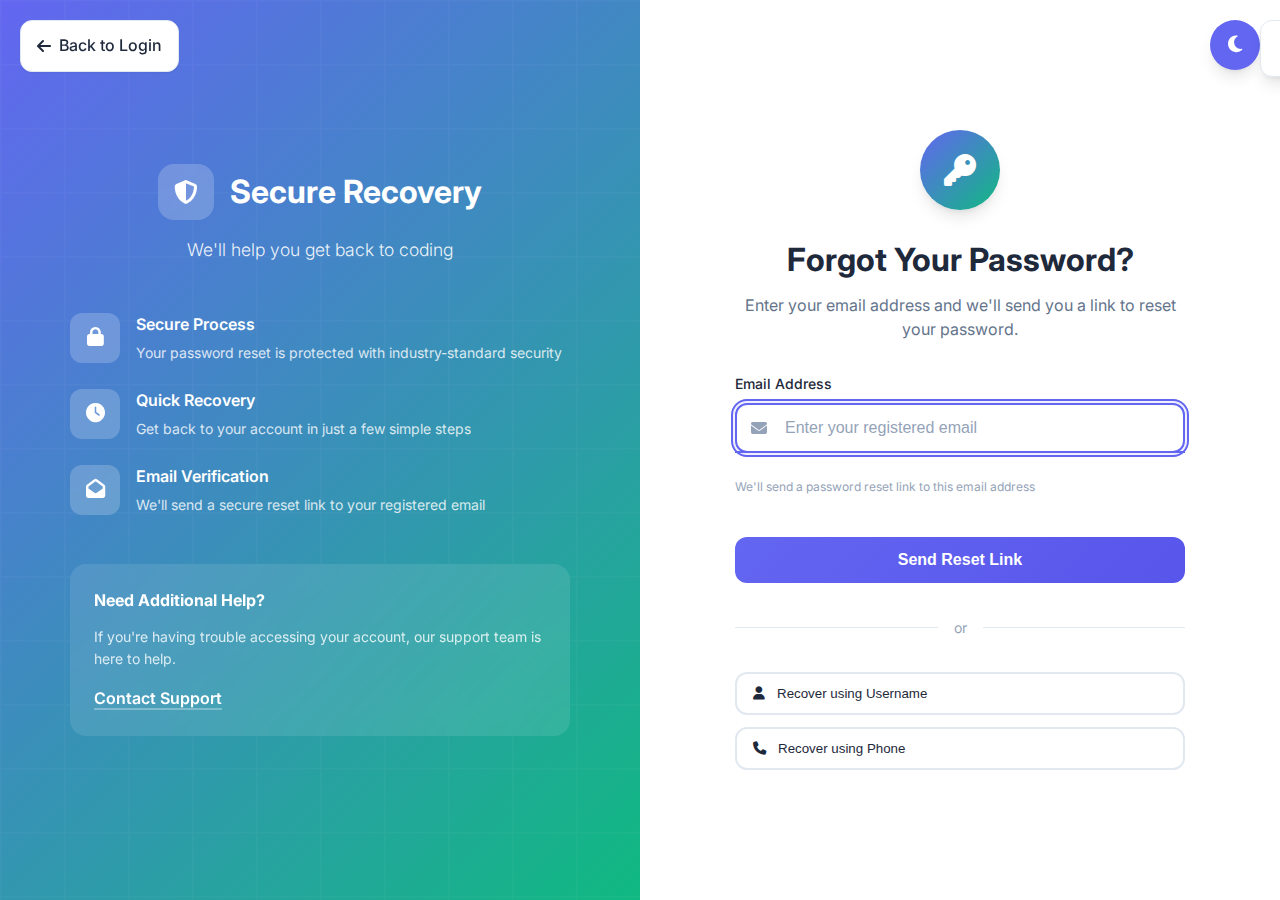
<file: frontend/forgotPassword.html>
<!DOCTYPE html>
<html lang="en">
<head>
    <meta charset="UTF-8">
    <meta name="viewport" content="width=device-width, initial-scale=1.0">
    <title>Forgot Password - CodeMaster</title>
    <link rel="stylesheet" href="css/forgotPassword.css">
    <link href="https://cdnjs.cloudflare.com/ajax/libs/font-awesome/6.4.0/css/all.min.css" rel="stylesheet">
    <link href="https://fonts.googleapis.com/css2?family=Inter:wght@300;400;500;600;700&display=swap" rel="stylesheet">
</head>
<body>
    <!-- Background Animation -->
    <div class="background-animation">
        <div class="floating-shapes">
            <div class="shape shape-1"></div>
            <div class="shape shape-2"></div>
            <div class="shape shape-3"></div>
            <div class="shape shape-4"></div>
            <div class="shape shape-5"></div>
            <div class="shape shape-6"></div>
        </div>
    </div>

    <!-- Theme Toggle -->
    <div class="theme-toggle" id="themeToggle">
        <i class="fas fa-moon"></i>
    </div>

    <!-- Back to Login -->
    <div class="back-to-login">
        <a href="login.html" class="back-link">
            <i class="fas fa-arrow-left"></i>
            <span>Back to Login</span>
        </a>
    </div>

    <!-- Main Container -->
    <div class="forgot-password-container">
        <!-- Left Panel - Branding -->
        <div class="branding-panel">
            <div class="branding-content">
                <div class="logo-section">
                    <div class="logo">
                        <i class="fas fa-shield-alt"></i>
                        <span>Secure Recovery</span>
                    </div>
                    <p class="tagline">We'll help you get back to coding</p>
                </div>
                
                <div class="security-features">
                    <div class="feature-item">
                        <div class="feature-icon">
                            <i class="fas fa-lock"></i>
                        </div>
                        <div class="feature-text">
                            <h3>Secure Process</h3>
                            <p>Your password reset is protected with industry-standard security</p>
                        </div>
                    </div>
                    <div class="feature-item">
                        <div class="feature-icon">
                            <i class="fas fa-clock"></i>
                        </div>
                        <div class="feature-text">
                            <h3>Quick Recovery</h3>
                            <p>Get back to your account in just a few simple steps</p>
                        </div>
                    </div>
                    <div class="feature-item">
                        <div class="feature-icon">
                            <i class="fas fa-envelope-open"></i>
                        </div>
                        <div class="feature-text">
                            <h3>Email Verification</h3>
                            <p>We'll send a secure reset link to your registered email</p>
                        </div>
                    </div>
                </div>

                <div class="help-section">
                    <div class="help-card">
                        <h4>Need Additional Help?</h4>
                        <p>If you're having trouble accessing your account, our support team is here to help.</p>
                        <a href="#" class="help-link">Contact Support</a>
                    </div>
                </div>
            </div>
        </div>

        <!-- Right Panel - Reset Form -->
        <div class="form-panel">
            <div class="form-container">
                <!-- Step 1: Email Input -->
                <div class="step-content active" id="emailStep">
                    <div class="form-header">
                        <div class="header-icon">
                            <i class="fas fa-key"></i>
                        </div>
                        <h1>Forgot Your Password?</h1>
                        <p>Enter your email address and we'll send you a link to reset your password.</p>
                    </div>

                    <form class="reset-form" id="emailForm">
                        <div class="form-group">
                            <label for="email">Email Address</label>
                            <div class="input-wrapper">
                                <i class="fas fa-envelope input-icon"></i>
                                <input type="email" id="email" name="email" placeholder="Enter your registered email" required>
                                <div class="validation-icon" id="emailValidation"></div>
                                <div class="input-focus-border"></div>
                            </div>
                            <span class="error-message" id="emailError"></span>
                            <span class="help-text">We'll send a password reset link to this email address</span>
                        </div>

                        <button type="submit" class="reset-btn" id="sendResetBtn">
                            <span class="btn-text">Send Reset Link</span>
                            <div class="btn-loader" id="btnLoader">
                                <div class="spinner"></div>
                            </div>
                        </button>
                    </form>

                    <div class="alternative-options">
                        <div class="divider">
                            <span>or</span>
                        </div>
                        <div class="recovery-options">
                            <button class="recovery-btn" id="usernameRecovery">
                                <i class="fas fa-user"></i>
                                <span>Recover using Username</span>
                            </button>
                            <button class="recovery-btn" id="phoneRecovery">
                                <i class="fas fa-phone"></i>
                                <span>Recover using Phone</span>
                            </button>
                        </div>
                    </div>
                </div>

                <!-- Step 2: Email Sent Confirmation -->
                <div class="step-content" id="confirmationStep">
                    <div class="confirmation-content">
                        <div class="confirmation-icon">
                            <i class="fas fa-paper-plane"></i>
                        </div>
                        <h2>Check Your Email</h2>
                        <p>We've sent a password reset link to:</p>
                        <div class="email-display" id="sentEmailDisplay"></div>
                        <p class="confirmation-text">Click the link in the email to reset your password. The link will expire in 15 minutes for security.</p>
                        
                        <div class="confirmation-actions">
                            <button class="btn-secondary" id="resendEmail">
                                <i class="fas fa-redo"></i>
                                <span>Resend Email</span>
                            </button>
                            <button class="btn-primary" id="changeEmail">
                                <i class="fas fa-edit"></i>
                                <span>Change Email</span>
                            </button>
                        </div>

                        <div class="email-tips">
                            <h4>Didn't receive the email?</h4>
                            <ul>
                                <li>Check your spam or junk folder</li>
                                <li>Make sure the email address is correct</li>
                                <li>Wait a few minutes for the email to arrive</li>
                                <li>Try adding our domain to your safe senders list</li>
                            </ul>
                        </div>
                    </div>
                </div>

                <!-- Step 3: Username Recovery -->
                <div class="step-content" id="usernameStep">
                    <div class="form-header">
                        <div class="header-icon">
                            <i class="fas fa-user"></i>
                        </div>
                        <h1>Recover Using Username</h1>
                        <p>Enter your username to find your associated email address.</p>
                    </div>

                    <form class="reset-form" id="usernameForm">
                        <div class="form-group">
                            <label for="username">Username</label>
                            <div class="input-wrapper">
                                <i class="fas fa-at input-icon"></i>
                                <input type="text" id="username" name="username" placeholder="Enter your username" required>
                                <div class="validation-icon" id="usernameValidation"></div>
                                <div class="input-focus-border"></div>
                            </div>
                            <span class="error-message" id="usernameError"></span>
                        </div>

                        <div class="form-actions">
                            <button type="button" class="btn-secondary" id="backToEmail">
                                <i class="fas fa-arrow-left"></i>
                                <span>Back</span>
                            </button>
                            <button type="submit" class="reset-btn">
                                <span>Find Email</span>
                            </button>
                        </div>
                    </form>
                </div>

                <!-- Step 4: Phone Recovery -->
                <div class="step-content" id="phoneStep">
                    <div class="form-header">
                        <div class="header-icon">
                            <i class="fas fa-phone"></i>
                        </div>
                        <h1>Recover Using Phone</h1>
                        <p>Enter your registered phone number to receive a verification code.</p>
                    </div>

                    <form class="reset-form" id="phoneForm">
                        <div class="form-group">
                            <label for="phone">Phone Number</label>
                            <div class="input-wrapper">
                                <i class="fas fa-phone input-icon"></i>
                                <input type="tel" id="phone" name="phone" placeholder="Enter your phone number" required>
                                <div class="validation-icon" id="phoneValidation"></div>
                                <div class="input-focus-border"></div>
                            </div>
                            <span class="error-message" id="phoneError"></span>
                            <span class="help-text">We'll send a verification code via SMS</span>
                        </div>

                        <div class="form-actions">
                            <button type="button" class="btn-secondary" id="backToEmailFromPhone">
                                <i class="fas fa-arrow-left"></i>
                                <span>Back</span>
                            </button>
                            <button type="submit" class="reset-btn">
                                <span>Send Code</span>
                            </button>
                        </div>
                    </form>
                </div>

                <!-- Step 5: Phone Verification -->
                <div class="step-content" id="phoneVerificationStep">
                    <div class="form-header">
                        <div class="header-icon">
                            <i class="fas fa-mobile-alt"></i>
                        </div>
                        <h1>Enter Verification Code</h1>
                        <p>We've sent a 6-digit code to <span id="maskedPhone"></span></p>
                    </div>

                    <form class="reset-form" id="verificationForm">
                        <div class="verification-input">
                            <div class="code-inputs">
                                <input type="text" class="code-digit" maxlength="1" data-index="0">
                                <input type="text" class="code-digit" maxlength="1" data-index="1">
                                <input type="text" class="code-digit" maxlength="1" data-index="2">
                                <input type="text" class="code-digit" maxlength="1" data-index="3">
                                <input type="text" class="code-digit" maxlength="1" data-index="4">
                                <input type="text" class="code-digit" maxlength="1" data-index="5">
                            </div>
                            <span class="error-message" id="codeError"></span>
                        </div>

                        <div class="verification-timer">
                            <p>Code expires in <span id="timer">05:00</span></p>
                            <button type="button" class="resend-code" id="resendCode" disabled>
                                Resend Code
                            </button>
                        </div>

                        <div class="form-actions">
                            <button type="button" class="btn-secondary" id="backToPhone">
                                <i class="fas fa-arrow-left"></i>
                                <span>Back</span>
                            </button>
                            <button type="submit" class="reset-btn">
                                <span>Verify Code</span>
                            </button>
                        </div>
                    </form>
                </div>
            </div>
        </div>
    </div>

    <!-- Success/Error Messages -->
    <div class="notification" id="notification">
        <div class="notification-content">
            <i class="notification-icon"></i>
            <span class="notification-message"></span>
        </div>
        <button class="notification-close" id="notificationClose">
            <i class="fas fa-times"></i>
        </button>
    </div>

    <!-- Loading Overlay -->
    <div class="loading-overlay" id="loadingOverlay">
        <div class="loading-spinner">
            <div class="spinner-large"></div>
            <p>Processing your request...</p>
        </div>
    </div>

    <script src="js/forgotPassword.js"></script>
</body>
</html>
</file>
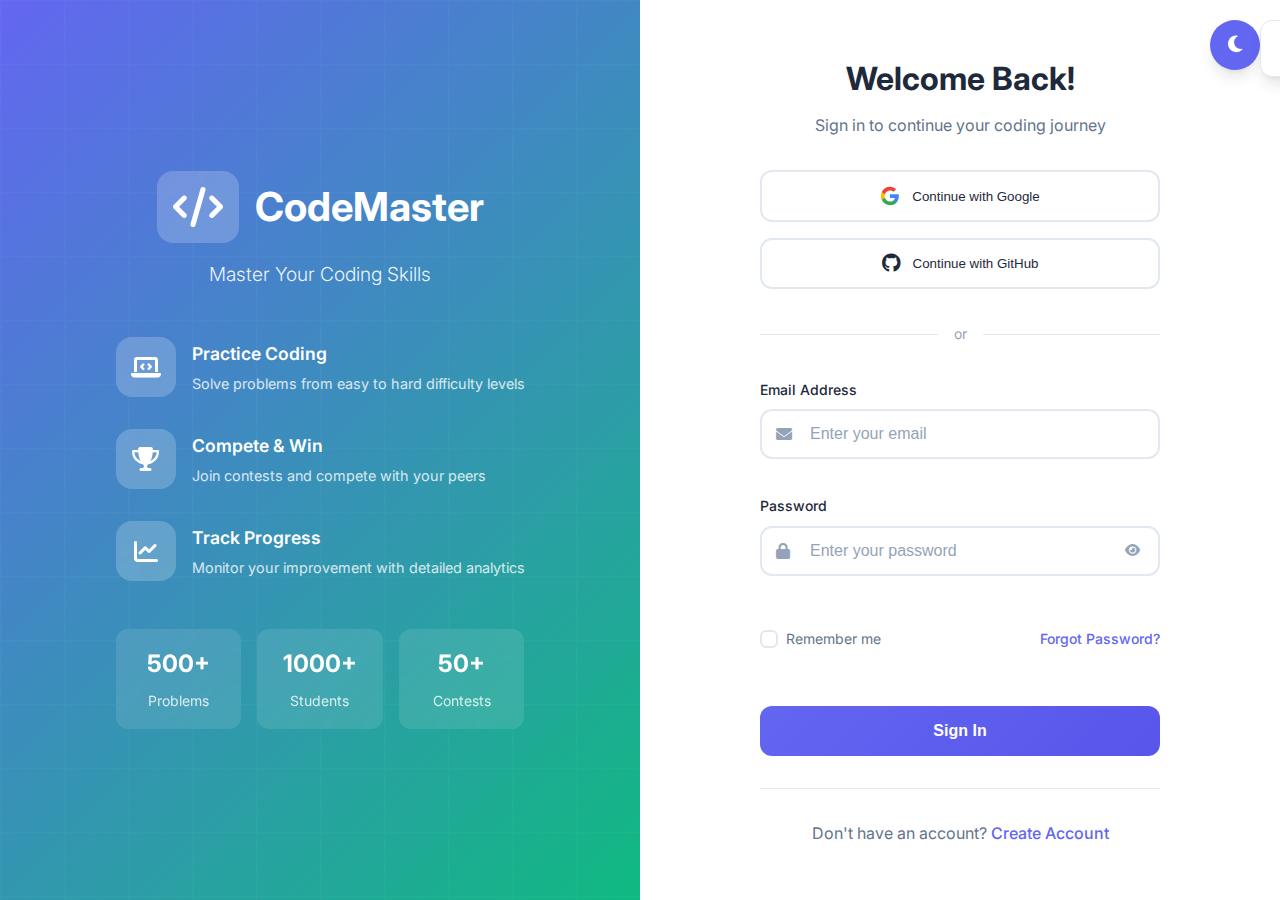
<file: frontend/login.html>
<!DOCTYPE html>
<html lang="en">
<head>
    <meta charset="UTF-8">
    <meta name="viewport" content="width=device-width, initial-scale=1.0">
    <title>Login - CodeMaster</title>
    <link rel="stylesheet" href="css/login.css">
    <link href="https://cdnjs.cloudflare.com/ajax/libs/font-awesome/6.4.0/css/all.min.css" rel="stylesheet">
    <link href="https://fonts.googleapis.com/css2?family=Inter:wght@300;400;500;600;700&display=swap" rel="stylesheet">
</head>
<body>
    <!-- Background Animation -->
    <div class="background-animation">
        <div class="floating-shapes">
            <div class="shape shape-1"></div>
            <div class="shape shape-2"></div>
            <div class="shape shape-3"></div>
            <div class="shape shape-4"></div>
            <div class="shape shape-5"></div>
            <div class="shape shape-6"></div>
        </div>
    </div>

    <!-- Theme Toggle -->
    <div class="theme-toggle" id="themeToggle">
        <i class="fas fa-moon"></i>
    </div>

    <!-- Main Container -->
    <div class="login-container">
        <!-- Left Panel - Branding -->
        <div class="branding-panel">
            <div class="branding-content">
                <div class="logo-section">
                    <div class="logo">
                        <i class="fas fa-code"></i>
                        <span>CodeMaster</span>
                    </div>
                    <p class="tagline">Master Your Coding Skills</p>
                </div>
                
                <div class="features-list">
                    <div class="feature-item">
                        <div class="feature-icon">
                            <i class="fas fa-laptop-code"></i>
                        </div>
                        <div class="feature-text">
                            <h3>Practice Coding</h3>
                            <p>Solve problems from easy to hard difficulty levels</p>
                        </div>
                    </div>
                    <div class="feature-item">
                        <div class="feature-icon">
                            <i class="fas fa-trophy"></i>
                        </div>
                        <div class="feature-text">
                            <h3>Compete & Win</h3>
                            <p>Join contests and compete with your peers</p>
                        </div>
                    </div>
                    <div class="feature-item">
                        <div class="feature-icon">
                            <i class="fas fa-chart-line"></i>
                        </div>
                        <div class="feature-text">
                            <h3>Track Progress</h3>
                            <p>Monitor your improvement with detailed analytics</p>
                        </div>
                    </div>
                </div>

                <div class="stats-section">
                    <div class="stat-item">
                        <span class="stat-number">500+</span>
                        <span class="stat-label">Problems</span>
                    </div>
                    <div class="stat-item">
                        <span class="stat-number">1000+</span>
                        <span class="stat-label">Students</span>
                    </div>
                    <div class="stat-item">
                        <span class="stat-number">50+</span>
                        <span class="stat-label">Contests</span>
                    </div>
                </div>
            </div>
        </div>

        <!-- Right Panel - Login Form -->
        <div class="form-panel">
            <div class="form-container">
                <!-- Header -->
                <div class="form-header">
                    <h1>Welcome Back!</h1>
                    <p>Sign in to continue your coding journey</p>
                </div>

                <!-- Social Login Buttons -->
                <div class="social-login">
                    <button class="social-btn google-btn" id="googleLogin">
                        <div class="social-icon">
                            <svg viewBox="0 0 24 24" width="20" height="20">
                                <path fill="#4285F4" d="M22.56 12.25c0-.78-.07-1.53-.2-2.25H12v4.26h5.92c-.26 1.37-1.04 2.53-2.21 3.31v2.77h3.57c2.08-1.92 3.28-4.74 3.28-8.09z"/>
                                <path fill="#34A853" d="M12 23c2.97 0 5.46-.98 7.28-2.66l-3.57-2.77c-.98.66-2.23 1.06-3.71 1.06-2.86 0-5.29-1.93-6.16-4.53H2.18v2.84C3.99 20.53 7.7 23 12 23z"/>
                                <path fill="#FBBC05" d="M5.84 14.09c-.22-.66-.35-1.36-.35-2.09s.13-1.43.35-2.09V7.07H2.18C1.43 8.55 1 10.22 1 12s.43 3.45 1.18 4.93l2.85-2.22.81-.62z"/>
                                <path fill="#EA4335" d="M12 5.38c1.62 0 3.06.56 4.21 1.64l3.15-3.15C17.45 2.09 14.97 1 12 1 7.7 1 3.99 3.47 2.18 7.07l3.66 2.84c.87-2.6 3.3-4.53 6.16-4.53z"/>
                            </svg>
                        </div>
                        <span>Continue with Google</span>
                    </button>

                    <button class="social-btn github-btn" id="githubLogin">
                        <div class="social-icon">
                            <i class="fab fa-github"></i>
                        </div>
                        <span>Continue with GitHub</span>
                    </button>
                </div>

                <!-- Divider -->
                <div class="divider">
                    <span>or</span>
                </div>

                <!-- Login Form -->
                <form class="login-form" id="loginForm">
                    <div class="form-group">
                        <label for="email">Email Address</label>
                        <div class="input-wrapper">
                            <i class="fas fa-envelope input-icon"></i>
                            <input type="email" id="email" name="email" placeholder="Enter your email" required>
                            <div class="input-focus-border"></div>
                        </div>
                        <span class="error-message" id="emailError"></span>
                    </div>

                    <div class="form-group">
                        <label for="password">Password</label>
                        <div class="input-wrapper">
                            <i class="fas fa-lock input-icon"></i>
                            <input type="password" id="password" name="password" placeholder="Enter your password" required>
                            <button type="button" class="password-toggle" id="passwordToggle">
                                <i class="fas fa-eye"></i>
                            </button>
                            <div class="input-focus-border"></div>
                        </div>
                        <span class="error-message" id="passwordError"></span>
                    </div>

                    <div class="form-options">
                        <label class="checkbox-container">
                            <input type="checkbox" id="rememberMe">
                            <span class="checkmark"></span>
                            <span class="checkbox-text">Remember me</span>
                        </label>
                        <a href="#" class="forgot-password" id="forgotPassword">Forgot Password?</a>
                    </div>

                    <button type="submit" class="login-btn" id="loginBtn">
                        <span class="btn-text">Sign In</span>
                        <div class="btn-loader" id="btnLoader">
                            <div class="spinner"></div>
                        </div>
                    </button>
                </form>

                <!-- Sign Up Link -->
                <div class="signup-link">
                    <p>Don't have an account? <a href="register.html" id="signupLink">Create Account</a></p>
                </div>
            </div>
        </div>
    </div>

    <!-- Success/Error Messages -->
    <div class="notification" id="notification">
        <div class="notification-content">
            <i class="notification-icon"></i>
            <span class="notification-message"></span>
        </div>
        <button class="notification-close" id="notificationClose">
            <i class="fas fa-times"></i>
        </button>
    </div>

    <!-- Loading Overlay -->
    <div class="loading-overlay" id="loadingOverlay">
        <div class="loading-spinner">
            <div class="spinner-large"></div>
            <p>Signing you in...</p>
        </div>
    </div>

    <script src="js/login.js"></script>
</body>
</html>
</file>
<file: frontend/css/forgotPassword.css>
:root {
    /* Light Theme Colors */
    --primary-color: #6366f1;
    --primary-hover: #5855eb;
    --primary-light: #e0e7ff;
    --secondary-color: #f1f5f9;
    --accent-color: #10b981;
    --accent-light: #d1fae5;
    --danger-color: #ef4444;
    --danger-light: #fee2e2;
    --warning-color: #f59e0b;
    --warning-light: #fef3c7;
    --success-color: #22c55e;
    --success-light: #dcfce7;
    --info-color: #3b82f6;
    --info-light: #dbeafe;
    
    --bg-primary: #ffffff;
    --bg-secondary: #f8fafc;
    --bg-tertiary: #f1f5f9;
    --bg-overlay: rgba(255, 255, 255, 0.95);
    
    --text-primary: #1e293b;
    --text-secondary: #64748b;
    --text-muted: #94a3b8;
    --text-inverse: #ffffff;
    
    --border-color: #e2e8f0;
    --border-hover: #cbd5e1;
    --border-focus: #6366f1;
    
    --shadow-sm: 0 1px 2px 0 rgb(0 0 0 / 0.05);
    --shadow-md: 0 4px 6px -1px rgb(0 0 0 / 0.1), 0 2px 4px -2px rgb(0 0 0 / 0.1);
    --shadow-lg: 0 10px 15px -3px rgb(0 0 0 / 0.1), 0 4px 6px -4px rgb(0 0 0 / 0.1);
    --shadow-xl: 0 20px 25px -5px rgb(0 0 0 / 0.1), 0 8px 10px -6px rgb(0 0 0 / 0.1);
    
    --radius-sm: 0.375rem;
    --radius-md: 0.5rem;
    --radius-lg: 0.75rem;
    --radius-xl: 1rem;
    --radius-2xl: 1.5rem;
    
    --transition: all 0.2s cubic-bezier(0.4, 0, 0.2, 1);
    --transition-slow: all 0.3s cubic-bezier(0.4, 0, 0.2, 1);
}

[data-theme="dark"] {
    --bg-primary: #0f172a;
    --bg-secondary: #1e293b;
    --bg-tertiary: #334155;
    --bg-overlay: rgba(15, 23, 42, 0.95);
    
    --text-primary: #f8fafc;
    --text-secondary: #cbd5e1;
    --text-muted: #64748b;
    
    --border-color: #334155;
    --border-hover: #475569;
    
    --shadow-sm: 0 1px 2px 0 rgb(0 0 0 / 0.3);
    --shadow-md: 0 4px 6px -1px rgb(0 0 0 / 0.3), 0 2px 4px -2px rgb(0 0 0 / 0.3);
    --shadow-lg: 0 10px 15px -3px rgb(0 0 0 / 0.3), 0 4px 6px -4px rgb(0 0 0 / 0.3);
    --shadow-xl: 0 20px 25px -5px rgb(0 0 0 / 0.3), 0 8px 10px -6px rgb(0 0 0 / 0.3);
}

* {
    margin: 0;
    padding: 0;
    box-sizing: border-box;
}

body {
    font-family: 'Inter', -apple-system, BlinkMacSystemFont, sans-serif;
    background: var(--bg-primary);
    color: var(--text-primary);
    line-height: 1.6;
    overflow-x: hidden;
    transition: var(--transition);
}

/* Background Animation */
.background-animation {
    position: fixed;
    top: 0;
    left: 0;
    width: 100%;
    height: 100%;
    pointer-events: none;
    z-index: -1;
    overflow: hidden;
}

.floating-shapes {
    position: relative;
    width: 100%;
    height: 100%;
}

.shape {
    position: absolute;
    border-radius: 50%;
    opacity: 0.08;
    animation: float 20s infinite linear;
}

.shape-1 {
    width: 80px;
    height: 80px;
    background: linear-gradient(135deg, var(--primary-color), var(--accent-color));
    top: 10%;
    left: 10%;
    animation-delay: 0s;
}

.shape-2 {
    width: 120px;
    height: 120px;
    background: linear-gradient(135deg, var(--accent-color), var(--success-color));
    top: 20%;
    right: 15%;
    animation-delay: -5s;
}

.shape-3 {
    width: 60px;
    height: 60px;
    background: linear-gradient(135deg, var(--warning-color), var(--danger-color));
    bottom: 30%;
    left: 20%;
    animation-delay: -10s;
}

.shape-4 {
    width: 100px;
    height: 100px;
    background: linear-gradient(135deg, var(--primary-color), var(--warning-color));
    bottom: 20%;
    right: 25%;
    animation-delay: -15s;
}

.shape-5 {
    width: 40px;
    height: 40px;
    background: linear-gradient(135deg, var(--success-color), var(--primary-color));
    top: 60%;
    left: 5%;
    animation-delay: -7s;
}

.shape-6 {
    width: 90px;
    height: 90px;
    background: linear-gradient(135deg, var(--danger-color), var(--accent-color));
    top: 40%;
    right: 5%;
    animation-delay: -12s;
}

@keyframes float {
    0% {
        transform: translateY(0px) rotate(0deg);
    }
    33% {
        transform: translateY(-30px) rotate(120deg);
    }
    66% {
        transform: translateY(30px) rotate(240deg);
    }
    100% {
        transform: translateY(0px) rotate(360deg);
    }
}

/* Theme Toggle */
.theme-toggle {
    position: fixed;
    top: 20px;
    right: 20px;
    z-index: 1000;
    width: 50px;
    height: 50px;
    background: var(--primary-color);
    border: none;
    border-radius: 50%;
    color: white;
    cursor: pointer;
    display: flex;
    align-items: center;
    justify-content: center;
    font-size: 1.2rem;
    box-shadow: var(--shadow-lg);
    transition: var(--transition);
}

.theme-toggle:hover {
    transform: scale(1.1);
    background: var(--primary-hover);
}

/* Back to Login */
.back-to-login {
    position: fixed;
    top: 20px;
    left: 20px;
    z-index: 1000;
}

.back-link {
    display: flex;
    align-items: center;
    gap: 0.5rem;
    padding: 0.75rem 1rem;
    background: var(--bg-primary);
    border: 1px solid var(--border-color);
    border-radius: var(--radius-lg);
    color: var(--text-primary);
    text-decoration: none;
    font-weight: 500;
    transition: var(--transition);
    box-shadow: var(--shadow-sm);
}

.back-link:hover {
    background: var(--bg-secondary);
    transform: translateY(-1px);
    box-shadow: var(--shadow-md);
}

/* Main Container */
.forgot-password-container {
    display: grid;
    grid-template-columns: 1fr 1fr;
    min-height: 100vh;
    position: relative;
}

/* Branding Panel */
.branding-panel {
    background: linear-gradient(135deg, var(--primary-color), var(--accent-color));
    display: flex;
    align-items: center;
    justify-content: center;
    padding: 2rem;
    position: relative;
    overflow: hidden;
}

.branding-panel::before {
    content: '';
    position: absolute;
    top: 0;
    left: 0;
    right: 0;
    bottom: 0;
    background: url('data:image/svg+xml,<svg xmlns="http://www.w3.org/2000/svg" viewBox="0 0 100 100"><defs><pattern id="grid" width="10" height="10" patternUnits="userSpaceOnUse"><path d="M 10 0 L 0 0 0 10" fill="none" stroke="rgba(255,255,255,0.1)" stroke-width="0.5"/></pattern></defs><rect width="100" height="100" fill="url(%23grid)"/></svg>');
    opacity: 0.3;
}

.branding-content {
    position: relative;
    z-index: 1;
    color: white;
    text-align: center;
    max-width: 500px;
}

.logo-section {
    margin-bottom: 3rem;
}

.logo {
    display: flex;
    align-items: center;
    justify-content: center;
    gap: 1rem;
    font-size: 2rem;
    font-weight: 700;
    margin-bottom: 1rem;
}

.logo i {
    background: rgba(255, 255, 255, 0.2);
    padding: 1rem;
    border-radius: var(--radius-xl);
    backdrop-filter: blur(10px);
    font-size: 1.5rem;
}

.tagline {
    font-size: 1.1rem;
    opacity: 0.9;
    font-weight: 300;
}

.security-features {
    margin-bottom: 3rem;
}

.feature-item {
    display: flex;
    align-items: center;
    gap: 1rem;
    margin-bottom: 1.5rem;
    text-align: left;
}

.feature-icon {
    width: 50px;
    height: 50px;
    background: rgba(255, 255, 255, 0.2);
    border-radius: var(--radius-lg);
    display: flex;
    align-items: center;
    justify-content: center;
    font-size: 1.2rem;
    backdrop-filter: blur(10px);
    flex-shrink: 0;
}

.feature-text h3 {
    font-size: 1rem;
    margin-bottom: 0.25rem;
    font-weight: 600;
}

.feature-text p {
    opacity: 0.8;
    font-size: 0.875rem;
}

.help-section {
    margin-top: 2rem;
}

.help-card {
    background: rgba(255, 255, 255, 0.1);
    border-radius: var(--radius-xl);
    padding: 1.5rem;
    backdrop-filter: blur(10px);
    text-align: left;
}

.help-card h4 {
    margin-bottom: 0.75rem;
    font-size: 1rem;
}

.help-card p {
    margin-bottom: 1rem;
    opacity: 0.8;
    font-size: 0.875rem;
}

.help-link {
    color: white;
    text-decoration: none;
    font-weight: 600;
    border-bottom: 2px solid rgba(255, 255, 255, 0.3);
    transition: var(--transition);
}

.help-link:hover {
    border-bottom-color: white;
}

/* Form Panel */
.form-panel {
    background: var(--bg-primary);
    display: flex;
    align-items: center;
    justify-content: center;
    padding: 2rem;
    position: relative;
    overflow-y: auto;
}

.form-container {
    width: 100%;
    max-width: 450px;
    animation: slideInRight 0.6s ease-out;
}

@keyframes slideInRight {
    from {
        opacity: 0;
        transform: translateX(30px);
    }
    to {
        opacity: 1;
        transform: translateX(0);
    }
}

/* Step Content */
.step-content {
    display: none;
    animation: fadeInSlide 0.4s ease-out;
}

.step-content.active {
    display: block;
}

@keyframes fadeInSlide {
    from {
        opacity: 0;
        transform: translateY(20px);
    }
    to {
        opacity: 1;
        transform: translateY(0);
    }
}

.form-header {
    text-align: center;
    margin-bottom: 2rem;
}

.header-icon {
    width: 80px;
    height: 80px;
    background: linear-gradient(135deg, var(--primary-color), var(--accent-color));
    border-radius: 50%;
    display: flex;
    align-items: center;
    justify-content: center;
    margin: 0 auto 1.5rem;
    color: white;
    font-size: 2rem;
    box-shadow: var(--shadow-lg);
}

.form-header h1 {
    font-size: 2rem;
    font-weight: 700;
    color: var(--text-primary);
    margin-bottom: 0.5rem;
}

.form-header p {
    color: var(--text-secondary);
    font-size: 1rem;
    line-height: 1.5;
}

/* Form Styles */
.reset-form {
    display: flex;
    flex-direction: column;
    gap: 1.5rem;
}

.form-group {
    display: flex;
    flex-direction: column;
    gap: 0.5rem;
}

.form-group label {
    font-weight: 500;
    color: var(--text-primary);
    font-size: 0.875rem;
}

.input-wrapper {
    position: relative;
    display: flex;
    align-items: center;
}

.input-wrapper input {
    width: 100%;
    padding: 0.875rem 1rem 0.875rem 3rem;
    border: 2px solid var(--border-color);
    border-radius: var(--radius-lg);
    background: var(--bg-primary);
    color: var(--text-primary);
    font-size: 1rem;
    transition: var(--transition);
    outline: none;
}

.input-wrapper input:focus {
    border-color: var(--primary-color);
    box-shadow: 0 0 0 3px rgba(99, 102, 241, 0.1);
}

.input-wrapper input::placeholder {
    color: var(--text-muted);
}

.input-icon {
    position: absolute;
    left: 1rem;
    color: var(--text-muted);
    z-index: 1;
    transition: var(--transition);
}

.input-wrapper input:focus ~ .input-icon {
    color: var(--primary-color);
}

.validation-icon {
    position: absolute;
    right: 1rem;
    font-size: 1.2rem;
    opacity: 0;
    transition: var(--transition);
}

.validation-icon.valid {
    opacity: 1;
    color: var(--success-color);
}

.validation-icon.invalid {
    opacity: 1;
    color: var(--danger-color);
}

.input-focus-border {
    position: absolute;
    bottom: 0;
    left: 0;
    width: 0;
    height: 2px;
    background: var(--primary-color);
    transition: width 0.3s ease;
}

.input-wrapper input:focus ~ .input-focus-border {
    width: 100%;
}

.error-message {
    color: var(--danger-color);
    font-size: 0.75rem;
    margin-top: 0.25rem;
    opacity: 0;
    transform: translateY(-5px);
    transition: var(--transition);
}

.error-message.show {
    opacity: 1;
    transform: translateY(0);
}

.help-text {
    font-size: 0.75rem;
    color: var(--text-muted);
    margin-top: 0.25rem;
}

/* Button Styles */
.reset-btn,
.btn-primary,
.btn-secondary {
    padding: 0.875rem 1.5rem;
    border-radius: var(--radius-lg);
    font-weight: 600;
    cursor: pointer;
    transition: var(--transition);
    display: flex;
    align-items: center;
    justify-content: center;
    gap: 0.5rem;
    border: none;
    font-size: 1rem;
}

.reset-btn,
.btn-primary {
    background: linear-gradient(135deg, var(--primary-color), var(--primary-hover));
    color: white;
}

.reset-btn:hover,
.btn-primary:hover {
    transform: translateY(-2px);
    box-shadow: var(--shadow-lg);
}

.btn-secondary {
    background: var(--bg-secondary);
    color: var(--text-primary);
    border: 1px solid var(--border-color);
}

.btn-secondary:hover {
    background: var(--bg-tertiary);
    transform: translateY(-1px);
}

.reset-btn {
    position: relative;
    overflow: hidden;
    margin-top: 1rem;
}

.reset-btn.loading {
    pointer-events: none;
}

.reset-btn.loading .btn-text {
    opacity: 0;
}

.reset-btn.loading .btn-loader {
    opacity: 1;
}

.btn-loader {
    position: absolute;
    opacity: 0;
    transition: var(--transition);
}

.spinner {
    width: 20px;
    height: 20px;
    border: 2px solid rgba(255, 255, 255, 0.3);
    border-top: 2px solid white;
    border-radius: 50%;
    animation: spin 1s linear infinite;
}

@keyframes spin {
    to { transform: rotate(360deg); }
}

/* Alternative Options */
.alternative-options {
    margin-top: 2rem;
}

.divider {
    position: relative;
    text-align: center;
    margin: 2rem 0;
}

.divider::before {
    content: '';
    position: absolute;
    top: 50%;
    left: 0;
    right: 0;
    height: 1px;
    background: var(--border-color);
}

.divider span {
    background: var(--bg-primary);
    padding: 0 1rem;
    color: var(--text-muted);
    font-size: 0.875rem;
    position: relative;
    z-index: 1;
}

.recovery-options {
    display: flex;
    flex-direction: column;
    gap: 0.75rem;
}

.recovery-btn {
    display: flex;
    align-items: center;
    gap: 0.75rem;
    padding: 0.75rem 1rem;
    border: 2px solid var(--border-color);
    border-radius: var(--radius-lg);
    background: var(--bg-primary);
    color: var(--text-primary);
    font-weight: 500;
    cursor: pointer;
    transition: var(--transition);
}

.recovery-btn:hover {
    border-color: var(--primary-color);
    background: var(--primary-light);
    transform: translateY(-1px);
}

/* Confirmation Content */
.confirmation-content {
    text-align: center;
}

.confirmation-icon {
    width: 100px;
    height: 100px;
    background: linear-gradient(135deg, var(--success-color), var(--accent-color));
    border-radius: 50%;
    display: flex;
    align-items: center;
    justify-content: center;
    margin: 0 auto 2rem;
    color: white;
    font-size: 2.5rem;
    box-shadow: var(--shadow-xl);
}

.confirmation-content h2 {
    font-size: 1.75rem;
    margin-bottom: 1rem;
    color: var(--text-primary);
}

.confirmation-content p {
    color: var(--text-secondary);
    margin-bottom: 1rem;
}

.email-display {
    background: var(--bg-secondary);
    padding: 1rem;
    border-radius: var(--radius-lg);
    font-weight: 600;
    color: var(--primary-color);
    margin: 1rem 0;
    border: 2px solid var(--primary-light);
}

.confirmation-text {
    font-size: 0.875rem;
    line-height: 1.6;
    margin-bottom: 2rem !important;
}

.confirmation-actions {
    display: flex;
    gap: 1rem;
    justify-content: center;
    margin-bottom: 2rem;
}

.email-tips {
    background: var(--bg-secondary);
    padding: 1.5rem;
    border-radius: var(--radius-xl);
    text-align: left;
}

.email-tips h4 {
    margin-bottom: 1rem;
    color: var(--text-primary);
}

.email-tips ul {
    list-style: none;
    padding: 0;
}

.email-tips li {
    padding: 0.5rem 0;
    color: var(--text-secondary);
    position: relative;
    padding-left: 1.5rem;
}

.email-tips li::before {
    content: '•';
    color: var(--primary-color);
    position: absolute;
    left: 0;
    font-weight: bold;
}

/* Form Actions */
.form-actions {
    display: flex;
    gap: 1rem;
    margin-top: 2rem;
}

.form-actions .btn-secondary {
    flex: 0 0 auto;
}

.form-actions .reset-btn {
    flex: 1;
    margin-top: 0;
}

/* Phone Verification */
.verification-input {
    margin-bottom: 2rem;
}

.code-inputs {
    display: flex;
    gap: 0.75rem;
    justify-content: center;
    margin-bottom: 1rem;
}

.code-digit {
    width: 50px;
    height: 60px;
    border: 2px solid var(--border-color);
    border-radius: var(--radius-lg);
    text-align: center;
    font-size: 1.5rem;
    font-weight: 600;
    background: var(--bg-primary);
    color: var(--text-primary);
    transition: var(--transition);
    outline: none;
}

.code-digit:focus {
    border-color: var(--primary-color);
    box-shadow: 0 0 0 3px rgba(99, 102, 241, 0.1);
}

.code-digit.filled {
    background: var(--primary-light);
    border-color: var(--primary-color);
}

.verification-timer {
    text-align: center;
    margin-bottom: 2rem;
}

.verification-timer p {
    color: var(--text-secondary);
    margin-bottom: 0.5rem;
}

.verification-timer #timer {
    color: var(--primary-color);
    font-weight: 600;
}

.resend-code {
    background: none;
    border: none;
    color: var(--primary-color);
    cursor: pointer;
    font-weight: 500;
    text-decoration: underline;
    transition: var(--transition);
}

.resend-code:hover:not(:disabled) {
    color: var(--primary-hover);
}

.resend-code:disabled {
    color: var(--text-muted);
    cursor: not-allowed;
    text-decoration: none;
}

/* Notification */
.notification {
    position: fixed;
    top: 20px;
    right: 20px;
    background: var(--bg-primary);
    border: 1px solid var(--border-color);
    border-radius: var(--radius-lg);
    padding: 1rem 1.5rem;
    box-shadow: var(--shadow-lg);
    display: flex;
    align-items: center;
    gap: 1rem;
    transform: translateX(100%);
    transition: var(--transition);
    z-index: 1000;
    max-width: 400px;
}

.notification.show {
    transform: translateX(0);
}

.notification.success {
    border-left: 4px solid var(--success-color);
}

.notification.error {
    border-left: 4px solid var(--danger-color);
}

.notification.warning {
    border-left: 4px solid var(--warning-color);
}

.notification.info {
    border-left: 4px solid var(--info-color);
}

.notification-content {
    display: flex;
    align-items: center;
    gap: 0.75rem;
    flex: 1;
}

.notification-icon {
    font-size: 1.2rem;
}

.notification.success .notification-icon {
    color: var(--success-color);
}

.notification.error .notification-icon {
    color: var(--danger-color);
}

.notification.warning .notification-icon {
    color: var(--warning-color);
}

.notification.info .notification-icon {
    color: var(--info-color);
}

.notification-message {
    color: var(--text-primary);
    font-weight: 500;
}

.notification-close {
    background: none;
    border: none;
    color: var(--text-muted);
    cursor: pointer;
    padding: 0.25rem;
    border-radius: var(--radius-sm);
    transition: var(--transition);
}

.notification-close:hover {
    background: var(--bg-secondary);
    color: var(--text-primary);
}

/* Loading Overlay */
.loading-overlay {
    position: fixed;
    inset: 0;
    background: var(--bg-overlay);
    display: flex;
    align-items: center;
    justify-content: center;
    z-index: 9999;
    backdrop-filter: blur(4px);
    opacity: 0;
    visibility: hidden;
    transition: var(--transition);
}

.loading-overlay.show {
    opacity: 1;
    visibility: visible;
}

.loading-spinner {
    text-align: center;
    color: var(--text-primary);
}

.spinner-large {
    width: 50px;
    height: 50px;
    border: 4px solid var(--border-color);
    border-top: 4px solid var(--primary-color);
    border-radius: 50%;
    animation: spin 1s linear infinite;
    margin: 0 auto 1rem;
}

/* Responsive Design */
@media (max-width: 1024px) {
    .forgot-password-container {
        grid-template-columns: 1fr;
    }
    
    .branding-panel {
        display: none;
    }
    
    .form-panel {
        padding: 1rem;
    }
    
    .back-to-login {
        position: static;
        margin-bottom: 1rem;
        text-align: center;
    }
}

@media (max-width: 768px) {
    .form-container {
        max-width: 100%;
    }
    
    .form-header h1 {
        font-size: 1.75rem;
    }
    
    .header-icon {
        width: 60px;
        height: 60px;
        font-size: 1.5rem;
    }
    
    .confirmation-icon {
        width: 80px;
        height: 80px;
        font-size: 2rem;
    }
    
    .confirmation-actions {
        flex-direction: column;
    }
    
    .form-actions {
        flex-direction: column;
    }
    
    .code-inputs {
        gap: 0.5rem;
    }
    
    .code-digit {
        width: 40px;
        height: 50px;
        font-size: 1.25rem;
    }
    
    .notification {
        right: 10px;
        left: 10px;
        max-width: none;
    }
    
    .theme-toggle {
        top: 10px;
        right: 10px;
        width: 44px;
        height: 44px;
    }
}

@media (max-width: 480px) {
    .form-panel {
        padding: 0.5rem;
    }
    
    .form-header {
        margin-bottom: 1.5rem;
    }
    
    .form-header h1 {
        font-size: 1.5rem;
    }
    
    .input-wrapper input {
        padding: 0.75rem 1rem 0.75rem 2.5rem;
    }
    
    .reset-btn,
    .btn-primary,
    .btn-secondary {
        padding: 0.75rem 1rem;
    }
    
    .recovery-btn {
        padding: 0.625rem 0.875rem;
        font-size: 0.875rem;
    }
    
    .code-digit {
        width: 35px;
        height: 45px;
        font-size: 1.1rem;
    }
}

/* Custom Scrollbar */
::-webkit-scrollbar {
    width: 8px;
}

::-webkit-scrollbar-track {
    background: var(--bg-secondary);
}

::-webkit-scrollbar-thumb {
    background: var(--border-color);
    border-radius: 4px;
}

::-webkit-scrollbar-thumb:hover {
    background: var(--border-hover);
}

/* Focus States */
button:focus-visible,
input:focus-visible,
a:focus-visible {
    outline: 2px solid var(--primary-color);
    outline-offset: 2px;
}

/* Print Styles */
@media print {
    .background-animation,
    .theme-toggle,
    .back-to-login,
    .branding-panel {
        display: none;
    }
    
    .forgot-password-container {
        grid-template-columns: 1fr;
    }
    
    .form-panel {
        background: white;
    }
}
</file>
<file: frontend/css/login.css>
:root {
    /* Light Theme Colors */
    --primary-color: #6366f1;
    --primary-hover: #5855eb;
    --primary-light: #e0e7ff;
    --secondary-color: #f1f5f9;
    --accent-color: #10b981;
    --danger-color: #ef4444;
    --warning-color: #f59e0b;
    --success-color: #22c55e;
    
    --bg-primary: #ffffff;
    --bg-secondary: #f8fafc;
    --bg-tertiary: #f1f5f9;
    --bg-overlay: rgba(255, 255, 255, 0.95);
    
    --text-primary: #1e293b;
    --text-secondary: #64748b;
    --text-muted: #94a3b8;
    --text-inverse: #ffffff;
    
    --border-color: #e2e8f0;
    --border-hover: #cbd5e1;
    --border-focus: #6366f1;
    
    --shadow-sm: 0 1px 2px 0 rgb(0 0 0 / 0.05);
    --shadow-md: 0 4px 6px -1px rgb(0 0 0 / 0.1), 0 2px 4px -2px rgb(0 0 0 / 0.1);
    --shadow-lg: 0 10px 15px -3px rgb(0 0 0 / 0.1), 0 4px 6px -4px rgb(0 0 0 / 0.1);
    --shadow-xl: 0 20px 25px -5px rgb(0 0 0 / 0.1), 0 8px 10px -6px rgb(0 0 0 / 0.1);
    
    --radius-sm: 0.375rem;
    --radius-md: 0.5rem;
    --radius-lg: 0.75rem;
    --radius-xl: 1rem;
    --radius-2xl: 1.5rem;
    
    --transition: all 0.2s cubic-bezier(0.4, 0, 0.2, 1);
    --transition-slow: all 0.3s cubic-bezier(0.4, 0, 0.2, 1);
}

[data-theme="dark"] {
    --bg-primary: #0f172a;
    --bg-secondary: #1e293b;
    --bg-tertiary: #334155;
    --bg-overlay: rgba(15, 23, 42, 0.95);
    
    --text-primary: #f8fafc;
    --text-secondary: #cbd5e1;
    --text-muted: #64748b;
    
    --border-color: #334155;
    --border-hover: #475569;
    
    --shadow-sm: 0 1px 2px 0 rgb(0 0 0 / 0.3);
    --shadow-md: 0 4px 6px -1px rgb(0 0 0 / 0.3), 0 2px 4px -2px rgb(0 0 0 / 0.3);
    --shadow-lg: 0 10px 15px -3px rgb(0 0 0 / 0.3), 0 4px 6px -4px rgb(0 0 0 / 0.3);
    --shadow-xl: 0 20px 25px -5px rgb(0 0 0 / 0.3), 0 8px 10px -6px rgb(0 0 0 / 0.3);
}

* {
    margin: 0;
    padding: 0;
    box-sizing: border-box;
}

body {
    font-family: 'Inter', -apple-system, BlinkMacSystemFont, sans-serif;
    background: var(--bg-primary);
    color: var(--text-primary);
    line-height: 1.6;
    overflow-x: hidden;
    transition: var(--transition);
}

/* Background Animation */
.background-animation {
    position: fixed;
    top: 0;
    left: 0;
    width: 100%;
    height: 100%;
    pointer-events: none;
    z-index: -1;
    overflow: hidden;
}

.floating-shapes {
    position: relative;
    width: 100%;
    height: 100%;
}

.shape {
    position: absolute;
    border-radius: 50%;
    opacity: 0.1;
    animation: float 20s infinite linear;
}

.shape-1 {
    width: 80px;
    height: 80px;
    background: linear-gradient(135deg, var(--primary-color), var(--accent-color));
    top: 10%;
    left: 10%;
    animation-delay: 0s;
}

.shape-2 {
    width: 120px;
    height: 120px;
    background: linear-gradient(135deg, var(--accent-color), var(--success-color));
    top: 20%;
    right: 15%;
    animation-delay: -5s;
}

.shape-3 {
    width: 60px;
    height: 60px;
    background: linear-gradient(135deg, var(--warning-color), var(--danger-color));
    bottom: 30%;
    left: 20%;
    animation-delay: -10s;
}

.shape-4 {
    width: 100px;
    height: 100px;
    background: linear-gradient(135deg, var(--primary-color), var(--warning-color));
    bottom: 20%;
    right: 25%;
    animation-delay: -15s;
}

.shape-5 {
    width: 40px;
    height: 40px;
    background: linear-gradient(135deg, var(--success-color), var(--primary-color));
    top: 60%;
    left: 5%;
    animation-delay: -7s;
}

.shape-6 {
    width: 90px;
    height: 90px;
    background: linear-gradient(135deg, var(--danger-color), var(--accent-color));
    top: 40%;
    right: 5%;
    animation-delay: -12s;
}

@keyframes float {
    0% {
        transform: translateY(0px) rotate(0deg);
    }
    33% {
        transform: translateY(-30px) rotate(120deg);
    }
    66% {
        transform: translateY(30px) rotate(240deg);
    }
    100% {
        transform: translateY(0px) rotate(360deg);
    }
}

/* Theme Toggle */
.theme-toggle {
    position: fixed;
    top: 20px;
    right: 20px;
    z-index: 1000;
    width: 50px;
    height: 50px;
    background: var(--primary-color);
    border: none;
    border-radius: 50%;
    color: white;
    cursor: pointer;
    display: flex;
    align-items: center;
    justify-content: center;
    font-size: 1.2rem;
    box-shadow: var(--shadow-lg);
    transition: var(--transition);
}

.theme-toggle:hover {
    transform: scale(1.1);
    background: var(--primary-hover);
}

/* Main Container */
.login-container {
    display: grid;
    grid-template-columns: 1fr 1fr;
    min-height: 100vh;
    position: relative;
}

/* Branding Panel */
.branding-panel {
    background: linear-gradient(135deg, var(--primary-color), var(--accent-color));
    display: flex;
    align-items: center;
    justify-content: center;
    padding: 2rem;
    position: relative;
    overflow: hidden;
}

.branding-panel::before {
    content: '';
    position: absolute;
    top: 0;
    left: 0;
    right: 0;
    bottom: 0;
    background: url('data:image/svg+xml,<svg xmlns="http://www.w3.org/2000/svg" viewBox="0 0 100 100"><defs><pattern id="grid" width="10" height="10" patternUnits="userSpaceOnUse"><path d="M 10 0 L 0 0 0 10" fill="none" stroke="rgba(255,255,255,0.1)" stroke-width="0.5"/></pattern></defs><rect width="100" height="100" fill="url(%23grid)"/></svg>');
    opacity: 0.3;
}

.branding-content {
    position: relative;
    z-index: 1;
    color: white;
    text-align: center;
    max-width: 500px;
}

.logo-section {
    margin-bottom: 3rem;
}

.logo {
    display: flex;
    align-items: center;
    justify-content: center;
    gap: 1rem;
    font-size: 2.5rem;
    font-weight: 700;
    margin-bottom: 1rem;
}

.logo i {
    background: rgba(255, 255, 255, 0.2);
    padding: 1rem;
    border-radius: var(--radius-xl);
    backdrop-filter: blur(10px);
}

.tagline {
    font-size: 1.2rem;
    opacity: 0.9;
    font-weight: 300;
}

.features-list {
    margin-bottom: 3rem;
}

.feature-item {
    display: flex;
    align-items: center;
    gap: 1rem;
    margin-bottom: 2rem;
    text-align: left;
}

.feature-icon {
    width: 60px;
    height: 60px;
    background: rgba(255, 255, 255, 0.2);
    border-radius: var(--radius-xl);
    display: flex;
    align-items: center;
    justify-content: center;
    font-size: 1.5rem;
    backdrop-filter: blur(10px);
    flex-shrink: 0;
}

.feature-text h3 {
    font-size: 1.1rem;
    margin-bottom: 0.25rem;
    font-weight: 600;
}

.feature-text p {
    opacity: 0.8;
    font-size: 0.9rem;
}

.stats-section {
    display: grid;
    grid-template-columns: repeat(3, 1fr);
    gap: 1rem;
}

.stat-item {
    text-align: center;
    padding: 1rem;
    background: rgba(255, 255, 255, 0.1);
    border-radius: var(--radius-lg);
    backdrop-filter: blur(10px);
}

.stat-number {
    display: block;
    font-size: 1.5rem;
    font-weight: 700;
    margin-bottom: 0.25rem;
}

.stat-label {
    font-size: 0.875rem;
    opacity: 0.8;
}

/* Form Panel */
.form-panel {
    background: var(--bg-primary);
    display: flex;
    align-items: center;
    justify-content: center;
    padding: 2rem;
    position: relative;
}

.form-container {
    width: 100%;
    max-width: 400px;
    animation: slideInRight 0.6s ease-out;
}

@keyframes slideInRight {
    from {
        opacity: 0;
        transform: translateX(30px);
    }
    to {
        opacity: 1;
        transform: translateX(0);
    }
}

.form-header {
    text-align: center;
    margin-bottom: 2rem;
}

.form-header h1 {
    font-size: 2rem;
    font-weight: 700;
    color: var(--text-primary);
    margin-bottom: 0.5rem;
}

.form-header p {
    color: var(--text-secondary);
    font-size: 1rem;
}

/* Social Login */
.social-login {
    display: flex;
    flex-direction: column;
    gap: 1rem;
    margin-bottom: 2rem;
}

.social-btn {
    display: flex;
    align-items: center;
    justify-content: center;
    gap: 0.75rem;
    padding: 0.875rem 1rem;
    border: 2px solid var(--border-color);
    border-radius: var(--radius-lg);
    background: var(--bg-primary);
    color: var(--text-primary);
    font-weight: 500;
    cursor: pointer;
    transition: var(--transition);
    position: relative;
    overflow: hidden;
}

.social-btn::before {
    content: '';
    position: absolute;
    top: 0;
    left: -100%;
    width: 100%;
    height: 100%;
    background: linear-gradient(90deg, transparent, rgba(255, 255, 255, 0.1), transparent);
    transition: left 0.5s;
}

.social-btn:hover::before {
    left: 100%;
}

.social-btn:hover {
    transform: translateY(-2px);
    box-shadow: var(--shadow-md);
}

.google-btn:hover {
    border-color: #4285f4;
    background: rgba(66, 133, 244, 0.05);
}

.github-btn:hover {
    border-color: #333;
    background: rgba(51, 51, 51, 0.05);
}

[data-theme="dark"] .github-btn:hover {
    border-color: #fff;
    background: rgba(255, 255, 255, 0.05);
}

.social-icon {
    display: flex;
    align-items: center;
    justify-content: center;
    font-size: 1.2rem;
}

/* Divider */
.divider {
    position: relative;
    text-align: center;
    margin: 2rem 0;
}

.divider::before {
    content: '';
    position: absolute;
    top: 50%;
    left: 0;
    right: 0;
    height: 1px;
    background: var(--border-color);
}

.divider span {
    background: var(--bg-primary);
    padding: 0 1rem;
    color: var(--text-muted);
    font-size: 0.875rem;
    position: relative;
    z-index: 1;
}

/* Form Styles */
.login-form {
    display: flex;
    flex-direction: column;
    gap: 1.5rem;
}

.form-group {
    display: flex;
    flex-direction: column;
    gap: 0.5rem;
}

.form-group label {
    font-weight: 500;
    color: var(--text-primary);
    font-size: 0.875rem;
}

.input-wrapper {
    position: relative;
    display: flex;
    align-items: center;
}

.input-wrapper input {
    width: 100%;
    padding: 0.875rem 1rem 0.875rem 3rem;
    border: 2px solid var(--border-color);
    border-radius: var(--radius-lg);
    background: var(--bg-primary);
    color: var(--text-primary);
    font-size: 1rem;
    transition: var(--transition);
    outline: none;
}

.input-wrapper input:focus {
    border-color: var(--primary-color);
    box-shadow: 0 0 0 3px rgba(99, 102, 241, 0.1);
}

.input-wrapper input::placeholder {
    color: var(--text-muted);
}

.input-icon {
    position: absolute;
    left: 1rem;
    color: var(--text-muted);
    z-index: 1;
    transition: var(--transition);
}

.input-wrapper input:focus + .input-icon {
    color: var(--primary-color);
}

.password-toggle {
    position: absolute;
    right: 1rem;
    background: none;
    border: none;
    color: var(--text-muted);
    cursor: pointer;
    padding: 0.25rem;
    border-radius: var(--radius-sm);
    transition: var(--transition);
}

.password-toggle:hover {
    color: var(--text-primary);
    background: var(--bg-secondary);
}

.input-focus-border {
    position: absolute;
    bottom: 0;
    left: 0;
    width: 0;
    height: 2px;
    background: var(--primary-color);
    transition: width 0.3s ease;
}

.input-wrapper input:focus ~ .input-focus-border {
    width: 100%;
}

.error-message {
    color: var(--danger-color);
    font-size: 0.75rem;
    margin-top: 0.25rem;
    opacity: 0;
    transform: translateY(-5px);
    transition: var(--transition);
}

.error-message.show {
    opacity: 1;
    transform: translateY(0);
}

/* Form Options */
.form-options {
    display: flex;
    justify-content: space-between;
    align-items: center;
    margin: 1rem 0;
}

.checkbox-container {
    display: flex;
    align-items: center;
    gap: 0.5rem;
    cursor: pointer;
    position: relative;
}

.checkbox-container input {
    opacity: 0;
    position: absolute;
}

.checkmark {
    width: 18px;
    height: 18px;
    border: 2px solid var(--border-color);
    border-radius: var(--radius-sm);
    position: relative;
    transition: var(--transition);
}

.checkmark::after {
    content: '';
    position: absolute;
    top: 1px;
    left: 5px;
    width: 4px;
    height: 8px;
    border: solid white;
    border-width: 0 2px 2px 0;
    transform: rotate(45deg) scale(0);
    transition: var(--transition);
}

.checkbox-container input:checked ~ .checkmark {
    background: var(--primary-color);
    border-color: var(--primary-color);
}

.checkbox-container input:checked ~ .checkmark::after {
    transform: rotate(45deg) scale(1);
}

.checkbox-text {
    font-size: 0.875rem;
    color: var(--text-secondary);
}

.forgot-password {
    color: var(--primary-color);
    text-decoration: none;
    font-size: 0.875rem;
    font-weight: 500;
    transition: var(--transition);
}

.forgot-password:hover {
    text-decoration: underline;
}

/* Login Button */
.login-btn {
    background: linear-gradient(135deg, var(--primary-color), var(--primary-hover));
    color: white;
    border: none;
    padding: 1rem;
    border-radius: var(--radius-lg);
    font-size: 1rem;
    font-weight: 600;
    cursor: pointer;
    transition: var(--transition);
    position: relative;
    overflow: hidden;
    display: flex;
    align-items: center;
    justify-content: center;
    gap: 0.5rem;
    margin-top: 1rem;
}

.login-btn:hover {
    transform: translateY(-2px);
    box-shadow: var(--shadow-lg);
}

.login-btn:active {
    transform: translateY(0);
}

.login-btn.loading {
    pointer-events: none;
}

.login-btn.loading .btn-text {
    opacity: 0;
}

.login-btn.loading .btn-loader {
    opacity: 1;
}

.btn-loader {
    position: absolute;
    opacity: 0;
    transition: var(--transition);
}

.spinner {
    width: 20px;
    height: 20px;
    border: 2px solid rgba(255, 255, 255, 0.3);
    border-top: 2px solid white;
    border-radius: 50%;
    animation: spin 1s linear infinite;
}

@keyframes spin {
    to { transform: rotate(360deg); }
}

/* Signup Link */
.signup-link {
    text-align: center;
    margin-top: 2rem;
    padding-top: 2rem;
    border-top: 1px solid var(--border-color);
}

.signup-link p {
    color: var(--text-secondary);
}

.signup-link a {
    color: var(--primary-color);
    text-decoration: none;
    font-weight: 500;
    transition: var(--transition);
}

.signup-link a:hover {
    text-decoration: underline;
}

/* Notification */
.notification {
    position: fixed;
    top: 20px;
    right: 20px;
    background: var(--bg-primary);
    border: 1px solid var(--border-color);
    border-radius: var(--radius-lg);
    padding: 1rem 1.5rem;
    box-shadow: var(--shadow-lg);
    display: flex;
    align-items: center;
    gap: 1rem;
    transform: translateX(100%);
    transition: var(--transition);
    z-index: 1000;
    max-width: 400px;
}

.notification.show {
    transform: translateX(0);
}

.notification.success {
    border-left: 4px solid var(--success-color);
}

.notification.error {
    border-left: 4px solid var(--danger-color);
}

.notification-content {
    display: flex;
    align-items: center;
    gap: 0.75rem;
    flex: 1;
}

.notification-icon {
    font-size: 1.2rem;
}

.notification.success .notification-icon {
    color: var(--success-color);
}

.notification.error .notification-icon {
    color: var(--danger-color);
}

.notification-message {
    color: var(--text-primary);
    font-weight: 500;
}

.notification-close {
    background: none;
    border: none;
    color: var(--text-muted);
    cursor: pointer;
    padding: 0.25rem;
    border-radius: var(--radius-sm);
    transition: var(--transition);
}

.notification-close:hover {
    background: var(--bg-secondary);
    color: var(--text-primary);
}

/* Loading Overlay */
.loading-overlay {
    position: fixed;
    inset: 0;
    background: var(--bg-overlay);
    display: flex;
    align-items: center;
    justify-content: center;
    z-index: 9999;
    backdrop-filter: blur(4px);
    opacity: 0;
    visibility: hidden;
    transition: var(--transition);
}

.loading-overlay.show {
    opacity: 1;
    visibility: visible;
}

.loading-spinner {
    text-align: center;
    color: var(--text-primary);
}

.spinner-large {
    width: 50px;
    height: 50px;
    border: 4px solid var(--border-color);
    border-top: 4px solid var(--primary-color);
    border-radius: 50%;
    animation: spin 1s linear infinite;
    margin: 0 auto 1rem;
}

/* Responsive Design */
@media (max-width: 1024px) {
    .login-container {
        grid-template-columns: 1fr;
    }
    
    .branding-panel {
        display: none;
    }
    
    .form-panel {
        padding: 1rem;
    }
}

@media (max-width: 768px) {
    .form-container {
        max-width: 100%;
    }
    
    .form-header h1 {
        font-size: 1.75rem;
    }
    
    .social-login {
        gap: 0.75rem;
    }
    
    .social-btn {
        padding: 0.75rem;
        font-size: 0.875rem;
    }
    
    .form-options {
        flex-direction: column;
        gap: 1rem;
        align-items: flex-start;
    }
    
    .notification {
        right: 10px;
        left: 10px;
        max-width: none;
    }
    
    .theme-toggle {
        top: 10px;
        right: 10px;
        width: 44px;
        height: 44px;
    }
}

@media (max-width: 480px) {
    .form-panel {
        padding: 0.5rem;
    }
    
    .form-header {
        margin-bottom: 1.5rem;
    }
    
    .form-header h1 {
        font-size: 1.5rem;
    }
    
    .input-wrapper input {
        padding: 0.75rem 1rem 0.75rem 2.5rem;
    }
    
    .login-btn {
        padding: 0.875rem;
    }
}

/* Custom Scrollbar */
::-webkit-scrollbar {
    width: 8px;
}

::-webkit-scrollbar-track {
    background: var(--bg-secondary);
}

::-webkit-scrollbar-thumb {
    background: var(--border-color);
    border-radius: 4px;
}

::-webkit-scrollbar-thumb:hover {
    background: var(--border-hover);
}

/* Focus States */
button:focus-visible,
input:focus-visible,
a:focus-visible {
    outline: 2px solid var(--primary-color);
    outline-offset: 2px;
}

/* Print Styles */
@media print {
    .background-animation,
    .theme-toggle,
    .branding-panel {
        display: none;
    }
    
    .login-container {
        grid-template-columns: 1fr;
    }
    
    .form-panel {
        background: white;
    }
}
</file>
